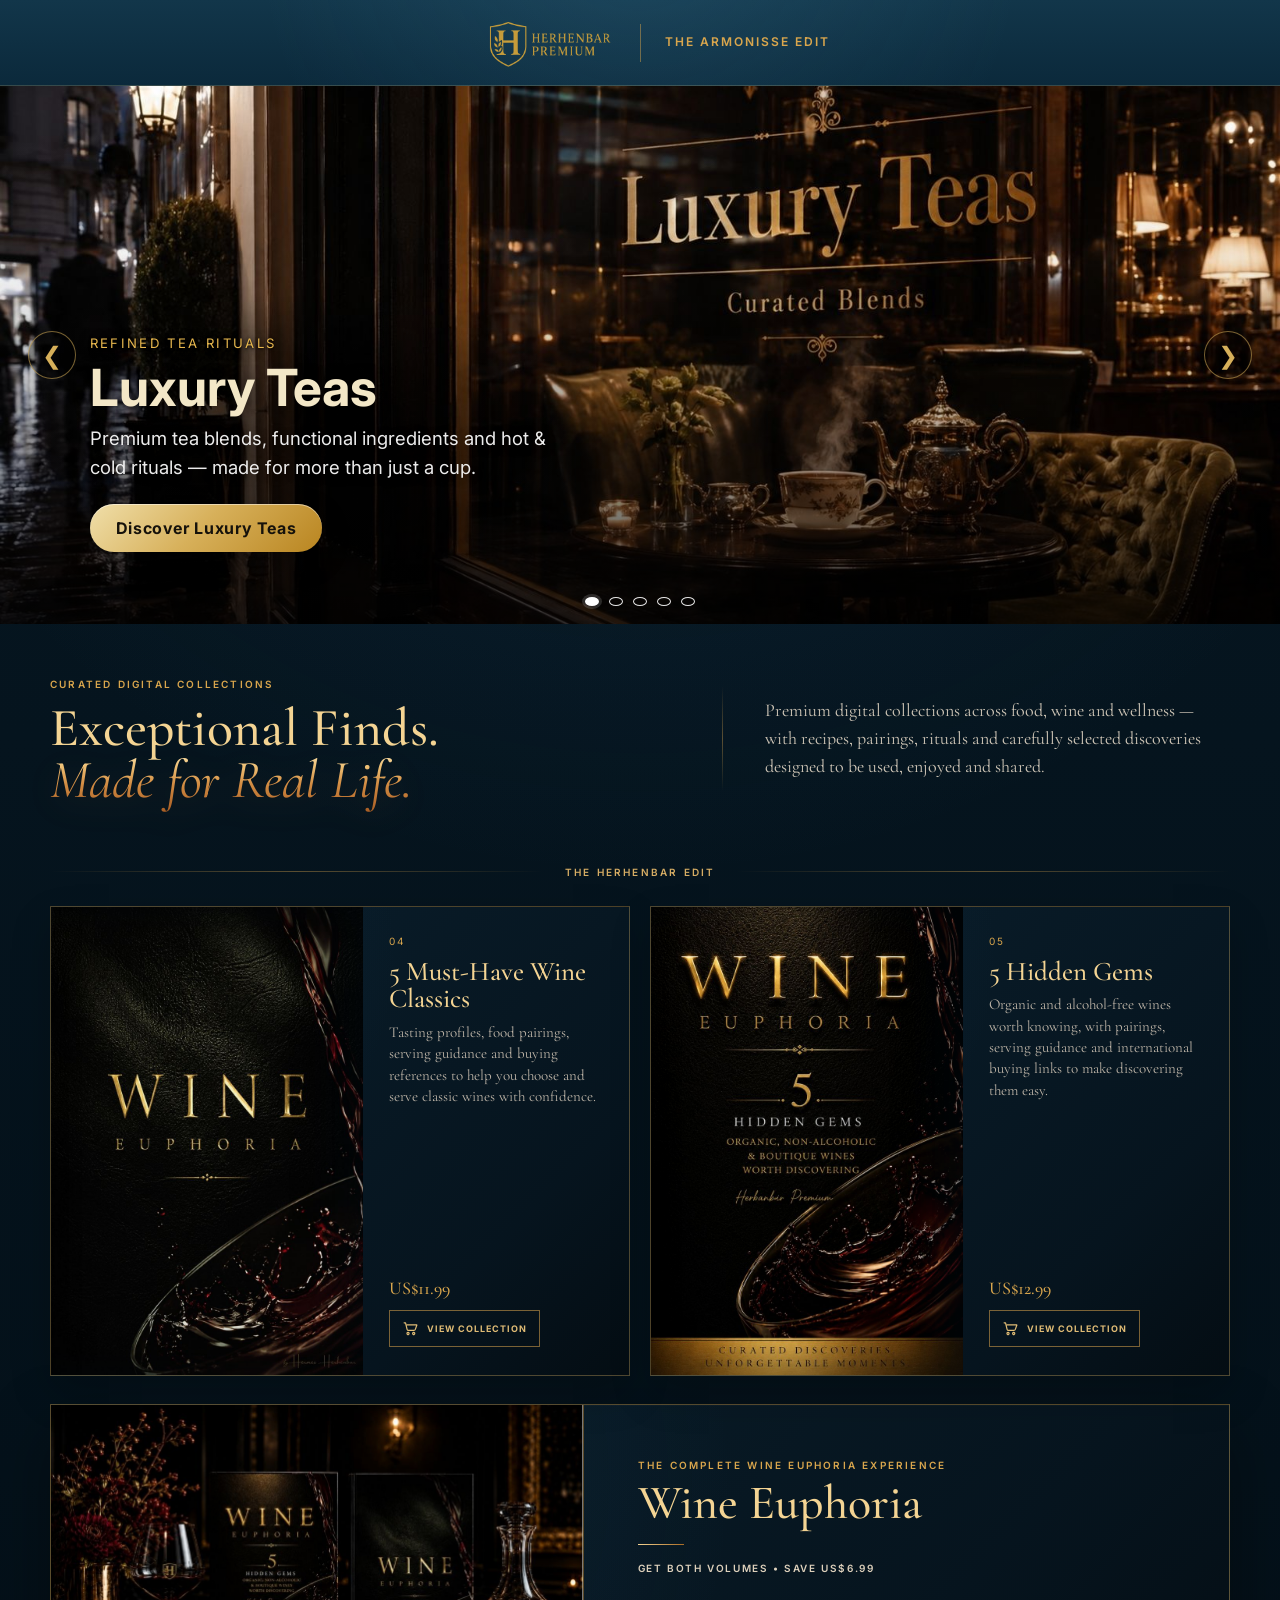
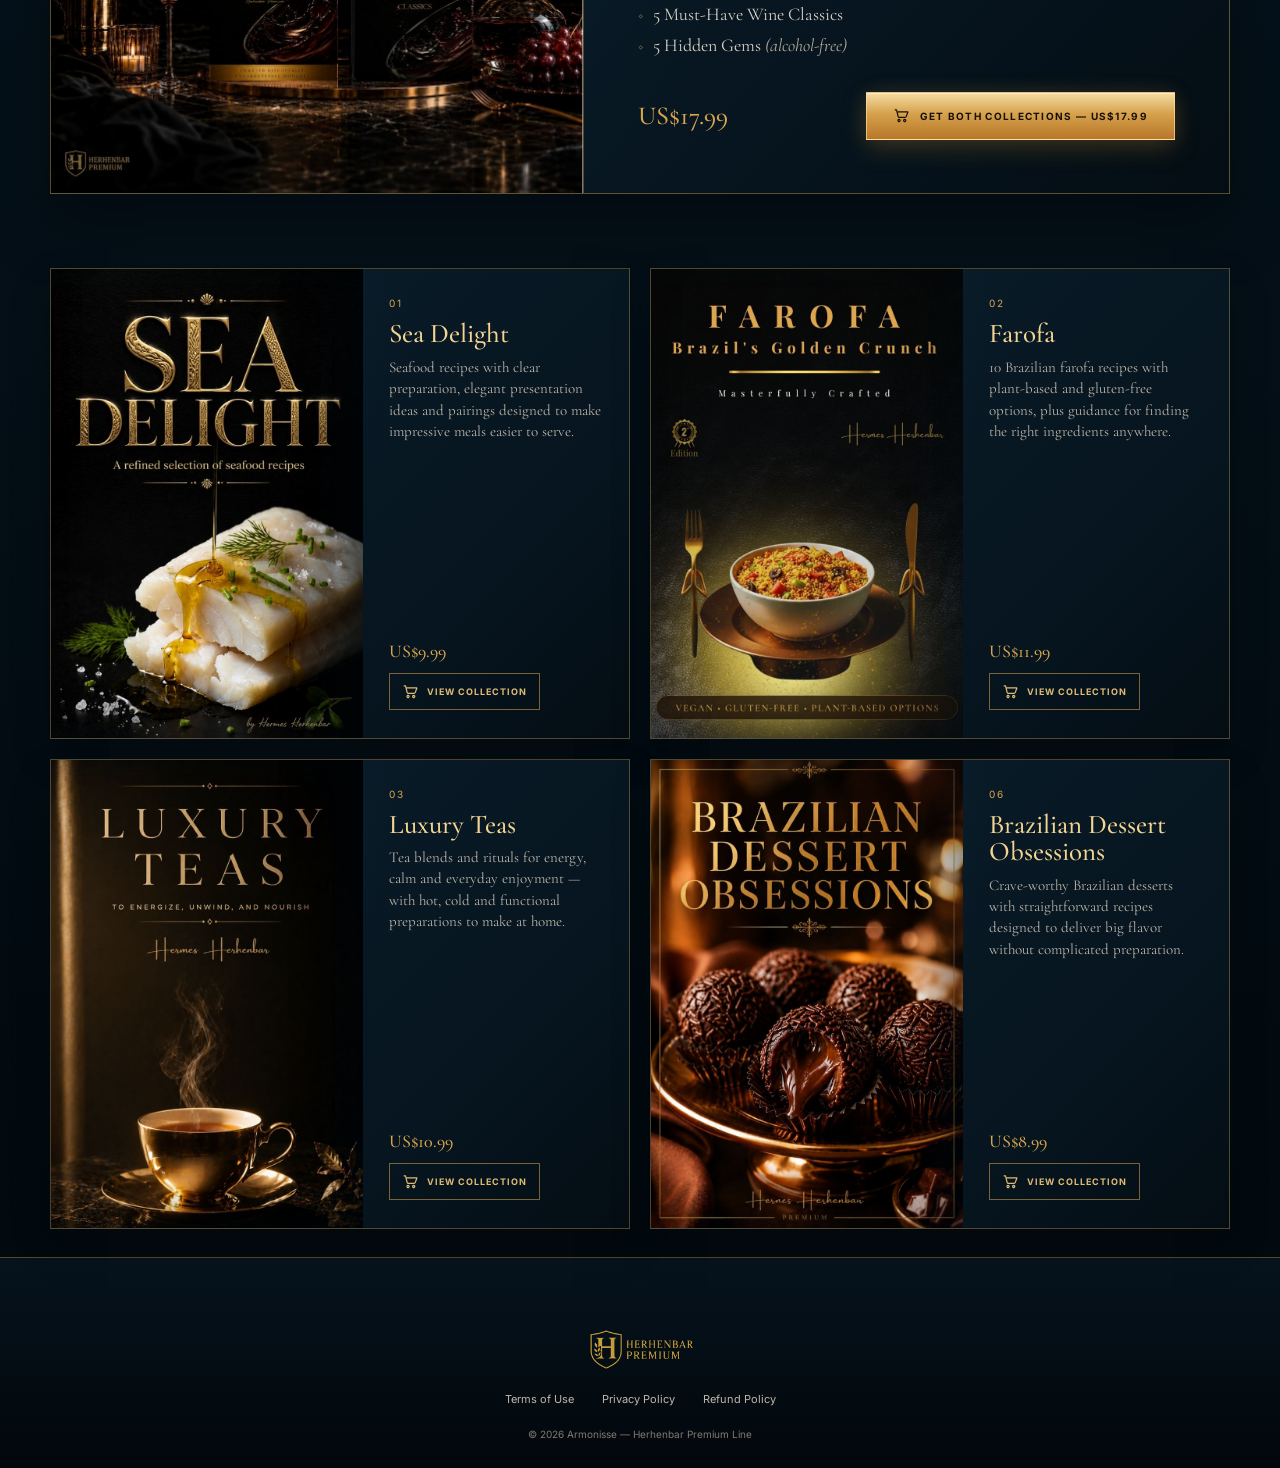
<file: Herhenbar COLLECTONS/index.html>
<!doctype html>
<html lang="en">
<head>
  <meta charset="utf-8">
  <meta name="viewport" content="width=device-width,initial-scale=1">
  <title>Herhenbar Premium — The Armonisse Edit</title>
  <link rel="preconnect" href="https://fonts.googleapis.com">
  <link rel="preconnect" href="https://fonts.gstatic.com" crossorigin>
  <link href="https://fonts.googleapis.com/css2?family=Cormorant+Garamond:ital,wght@0,400;0,500;0,600;1,400;1,500&family=Inter:wght@400;500;600&display=swap" rel="stylesheet">
  <link rel="stylesheet" href="collections.css">
</head>
<body>

<header class="masthead">
  <div class="lockup">
    <img src="assets/images/logo_herhenbar.png" alt="Herhenbar Premium">
    <span class="lockup-rule"></span>
    <span class="armonisse">THE ARMONISSE EDIT</span>
  </div>
</header>

<main>

  <!-- HERO: use the cinematic image from the approved first mockup -->
  <section class="collections-carousel">
  <div class="carousel-viewport">

    <div class="carousel-slide active">
      <img src="assets/images/carousel-teas.jpg" alt="Luxury Teas">
      <div class="slide-overlay"></div>
      <div class="slide-content">
        <span class="slide-kicker">Refined Tea Rituals</span>
        <h2>Luxury Teas</h2>
        <p>Premium tea blends, functional ingredients and hot & cold rituals — made for more than just a cup.</p>
        <a href="#teas-card" class="slide-cta">Discover Luxury Teas</a>
      </div>
    </div>

    <div class="carousel-slide">
      <img src="assets/images/carousel-farofa.jpg" alt="Farofa — Brazil’s Golden Crunch">
      <div class="slide-overlay"></div>
      <div class="slide-content">
        <span class="slide-kicker">Brazilian Signature</span>
        <h2>Farofa — Brazil’s Golden Crunch</h2>
        <p>10 Brazilian recipes — from everyday classics to modern plant-based and gluten-free options.</p>
        <a href="#farofa-card" class="slide-cta">Explore Farofa</a>
      </div>
    </div>

    <div class="carousel-slide">
      <img src="assets/images/carousel-musthave.jpg" alt="5 Must-Have Wine Classics">
      <div class="slide-overlay"></div>
      <div class="slide-content">
        <span class="slide-kicker">Confident Pairings</span>
        <h2>5 Must-Have Wine Classics</h2>
        <p>Tasting profiles, pairings, serving guidance and buying references for five essential wine classics.</p>
        <a href="#musthave-card" class="slide-cta">See The Classics</a>
      </div>
    </div>

    <div class="carousel-slide">
      <img src="assets/images/carousel-gems.jpg" alt="5 Hidden Gems">
      <div class="slide-overlay"></div>
      <div class="slide-content">
        <span class="slide-kicker">Alcohol-Free Discoveries</span>
        <h2>5 Hidden Gems</h2>
        <p>Pairings, serving guidance and international buying links for standout alcohol-free wines worth discovering.</p>
        <a href="#gems-card" class="slide-cta">Uncover Hidden Gems</a>
      </div>
    </div>

    <div class="carousel-slide">
      <img src="assets/images/carousel-sea.jpg" alt="Sea Delight">
      <div class="slide-overlay"></div>
      <div class="slide-content">
        <span class="slide-kicker">Coastal Elegance</span>
        <h2>Sea Delight</h2>
        <p>Elegant seafood recipes with presentation guidance, pairings and entertaining inspiration.</p>
        <a href="#sea-card" class="slide-cta">Enter Sea Delight</a>
      </div>
    </div>

    <button class="carousel-arrow prev" aria-label="Previous slide">&#10094;</button>
    <button class="carousel-arrow next" aria-label="Next slide">&#10095;</button>

    <div class="carousel-dots">
      <button class="carousel-dot active" aria-label="Go to slide 1"></button>
      <button class="carousel-dot" aria-label="Go to slide 2"></button>
      <button class="carousel-dot" aria-label="Go to slide 3"></button>
      <button class="carousel-dot" aria-label="Go to slide 4"></button>
      <button class="carousel-dot" aria-label="Go to slide 5"></button>
    </div>

  </div>
  </section>

  <section class="intro">
    <div class="intro-title">
      <span>CURATED DIGITAL COLLECTIONS</span>
      <h1>Exceptional Finds.<br><em>Made for Real Life.</em></h1>
    </div>
    <div class="intro-rule"></div>
    <p>
      Premium digital collections across food, wine and wellness — with recipes, pairings, rituals and carefully selected discoveries designed to be used, enjoyed and shared.
    </p>
  </section>

  <div class="section-break">
    <span>THE HERHENBAR EDIT</span>
  </div>

  <section class="grid wine-grid">

<article class="card" id="musthave-card">
      <div class="card-photo"><img src="assets/images/wine-euphoria.jpg" alt="5 Must-Have Wine Classics"></div>
      <div class="card-body">
        <span class="number">04</span>
        <h3>5 Must-Have Wine Classics</h3>
        <p>Tasting profiles, food pairings, serving guidance and buying references to help you choose and serve classic wines with confidence.</p>
        <strong>US$11.99</strong>
        <a href="https://desserts.armonisse.com.br/checkout/?price=pri_01m5jpygc9tw147ren7b2q84cq" class="card-cta">
          <svg viewBox="0 0 24 24"><path d="M3 4h2l2.2 9.1a2 2 0 0 0 2 1.5h7.7a2 2 0 0 0 1.9-1.4L21 7H7.2M10 19a1.5 1.5 0 1 0 0 .01M18 19a1.5 1.5 0 1 0 0 .01"/></svg>
          VIEW COLLECTION
        </a>
      </div>
    </article>

<article class="card" id="gems-card">
      <div class="card-photo"><img src="assets/images/gems-euphoria.jpg" alt="5 Hidden Gems"></div>
      <div class="card-body">
        <span class="number">05</span>
        <h3>5 Hidden Gems</h3>
        <p>Organic and alcohol-free wines worth knowing, with pairings, serving guidance and international buying links to make discovering them easy.</p>
        <strong>US$12.99</strong>
        <a href="https://desserts.armonisse.com.br/checkout/?price=pri_01m5jq3dkbw6ayk81bqjxwy362" class="card-cta">
          <svg viewBox="0 0 24 24"><path d="M3 4h2l2.2 9.1a2 2 0 0 0 2 1.5h7.7a2 2 0 0 0 1.9-1.4L21 7H7.2M10 19a1.5 1.5 0 1 0 0 .01M18 19a1.5 1.5 0 1 0 0 .01"/></svg>
          VIEW COLLECTION
        </a>
      </div>
    </article>


  </section>

  <section class="featured">
    <div class="featured-books">
      <img
        src="assets/images/wines-bundle.jpg"
        alt="Wine Euphoria Two-Volume Collection"
      >
    </div>

    <div class="featured-copy">
      <span class="kicker">THE COMPLETE WINE EUPHORIA EXPERIENCE</span>
      <h2>Wine Euphoria</h2>
      <div class="mini-rule"></div>
      <p class="caps">GET BOTH VOLUMES • SAVE US$6.99</p>

      <ul>
        <li>5 Must-Have Wine Classics</li>
        <li>5 Hidden Gems <em>(alcohol-free)</em></li>
      </ul>

      <div class="buy-row">
        <strong>US$17.99</strong>
        <a class="gold-cta" href="https://desserts.armonisse.com.br/checkout/?price=pri_01m5jqe6ervtsmbv2nsd5rvj3m">
          <svg viewBox="0 0 24 24" aria-hidden="true"><path d="M3 4h2l2.2 9.1a2 2 0 0 0 2 1.5h7.7a2 2 0 0 0 1.9-1.4L21 7H7.2M10 19a1.5 1.5 0 1 0 0 .01M18 19a1.5 1.5 0 1 0 0 .01"/></svg>
          GET BOTH COLLECTIONS — US$17.99
        </a>
      </div>
    </div>
  </section>

  <section class="grid">

<article class="card" id="sea-card">
      <div class="card-photo"><img src="assets/images/sea-delight.jpg" alt="Sea Delight"></div>
      <div class="card-body">
        <span class="number">01</span>
        <h3>Sea Delight</h3>
        <p>Seafood recipes with clear preparation, elegant presentation ideas and pairings designed to make impressive meals easier to serve.</p>
        <strong>US$9.99</strong>
        <a href="https://desserts.armonisse.com.br/checkout/?price=pri_01m5jqae7cn8m1peybexg0sj71" class="card-cta">
          <svg viewBox="0 0 24 24"><path d="M3 4h2l2.2 9.1a2 2 0 0 0 2 1.5h7.7a2 2 0 0 0 1.9-1.4L21 7H7.2M10 19a1.5 1.5 0 1 0 0 .01M18 19a1.5 1.5 0 1 0 0 .01"/></svg>
          VIEW COLLECTION 
        </a>
      </div>
    </article>

<article class="card" id="farofa-card">
      <div class="card-photo"><img src="assets/images/golden-crunch.jpg" alt="Farofa — Brazil's Golden Crunch"></div>
      <div class="card-body">
        <span class="number">02</span>
        <h3>Farofa</h3>
        <p>10 Brazilian farofa recipes with plant-based and gluten-free options, plus guidance for finding the right ingredients anywhere.</p>
        <strong>US$11.99</strong>
        <a href="https://desserts.armonisse.com.br/checkout/?price=pri_01m5jq6w2wk4b9evvwfvq25xce" class="card-cta">
          <svg viewBox="0 0 24 24"><path d="M3 4h2l2.2 9.1a2 2 0 0 0 2 1.5h7.7a2 2 0 0 0 1.9-1.4L21 7H7.2M10 19a1.5 1.5 0 1 0 0 .01M18 19a1.5 1.5 0 1 0 0 .01"/></svg>
          VIEW COLLECTION
        </a>
      </div>
    </article>

<article class="card" id="teas-card">
      <div class="card-photo"><img src="assets/images/luxury-teas.jpg" alt="Luxury Teas"></div>
      <div class="card-body">
        <span class="number">03</span>
        <h3>Luxury Teas</h3>
        <p>Tea blends and rituals for energy, calm and everyday enjoyment — with hot, cold and functional preparations to make at home.</p>
        <strong>US$10.99</strong>
        <a href="https://desserts.armonisse.com.br/checkout/?price=pri_01m5j7sekem0dk23m79z8ycbm1" class="card-cta">
          <svg viewBox="0 0 24 24"><path d="M3 4h2l2.2 9.1a2 2 0 0 0 2 1.5h7.7a2 2 0 0 0 1.9-1.4L21 7H7.2M10 19a1.5 1.5 0 1 0 0 .01M18 19a1.5 1.5 0 1 0 0 .01"/></svg>
          VIEW COLLECTION
        </a>
      </div>
    </article>

    <article class="card">
      <div class="card-photo"><img src="assets/images/brazilian-dessert-obsessions.jpg" alt="Brazilian Dessert Obsessions"></div>
      <div class="card-body">
        <span class="number">06</span>
        <h3>Brazilian Dessert Obsessions</h3>
        <p>Crave-worthy Brazilian desserts with straightforward recipes designed to deliver big flavor without complicated preparation.</p>
        <strong>US$8.99</strong>
        <a href="https://desserts.armonisse.com.br/checkout/?price=pri_01m5gj1jbm7rhsf75r52tkp16w" class="card-cta">
          <svg viewBox="0 0 24 24"><path d="M3 4h2l2.2 9.1a2 2 0 0 0 2 1.5h7.7a2 2 0 0 0 1.9-1.4L21 7H7.2M10 19a1.5 1.5 0 1 0 0 .01M18 19a1.5 1.5 0 1 0 0 .01"/></svg>
          VIEW COLLECTION
        </a>
      </div>
    </article>

  </section>

</main>

<footer>
  <img src="assets/images/logo_herhenbar.png" alt="Herhenbar Premium">
  <nav>
    <a href="terms-of-use.html">Terms of Use</a>
    <a href="privacy-policy.html">Privacy Policy</a>
    <a href="refund-policy.html">Refund Policy</a>
  </nav>
  <small>© 2026 Armonisse — Herhenbar Premium Line</small>
</footer>

<script>
document.addEventListener('DOMContentLoaded', function () {
  const carousel = document.querySelector('.collections-carousel');
  if (!carousel) return;

  const slides = carousel.querySelectorAll('.carousel-slide');
  const dots = carousel.querySelectorAll('.carousel-dot');
  const prevBtn = carousel.querySelector('.carousel-arrow.prev');
  const nextBtn = carousel.querySelector('.carousel-arrow.next');

  let current = 0;
  let autoPlay;

  function showSlide(index) {
    slides[current].classList.remove('active');
    dots[current].classList.remove('active');

    current = (index + slides.length) % slides.length;

    slides[current].classList.add('active');
    dots[current].classList.add('active');
  }

  function nextSlide() {
    showSlide(current + 1);
  }

  function prevSlide() {
    showSlide(current - 1);
  }

  function startAutoPlay() {
    clearInterval(autoPlay);
    autoPlay = setInterval(nextSlide, 7500);
  }

  function resetAutoPlay() {
    startAutoPlay();
  }

  if (nextBtn) {
    nextBtn.addEventListener('click', function () {
      nextSlide();
      resetAutoPlay();
    });
  }

  if (prevBtn) {
    prevBtn.addEventListener('click', function () {
      prevSlide();
      resetAutoPlay();
    });
  }

  dots.forEach((dot, index) => {
    dot.addEventListener('click', function () {
      showSlide(index);
      resetAutoPlay();
    });
  });

  carousel.addEventListener('mouseenter', function () {
    clearInterval(autoPlay);
  });

  carousel.addEventListener('mouseleave', function () {
    startAutoPlay();
  });

  let touchStartX = 0;
  let touchEndX = 0;

  carousel.addEventListener('touchstart', function (e) {
    touchStartX = e.changedTouches[0].screenX;
    clearInterval(autoPlay);
  }, { passive: true });

  carousel.addEventListener('touchend', function (e) {
    touchEndX = e.changedTouches[0].screenX;

    const distance = touchStartX - touchEndX;

    if (Math.abs(distance) > 50) {
      if (distance > 0) {
        nextSlide();
      } else {
        prevSlide();
      }
    }

    startAutoPlay();
  }, { passive: true });

  startAutoPlay();
});
</script>
</body>
</html>
</file>
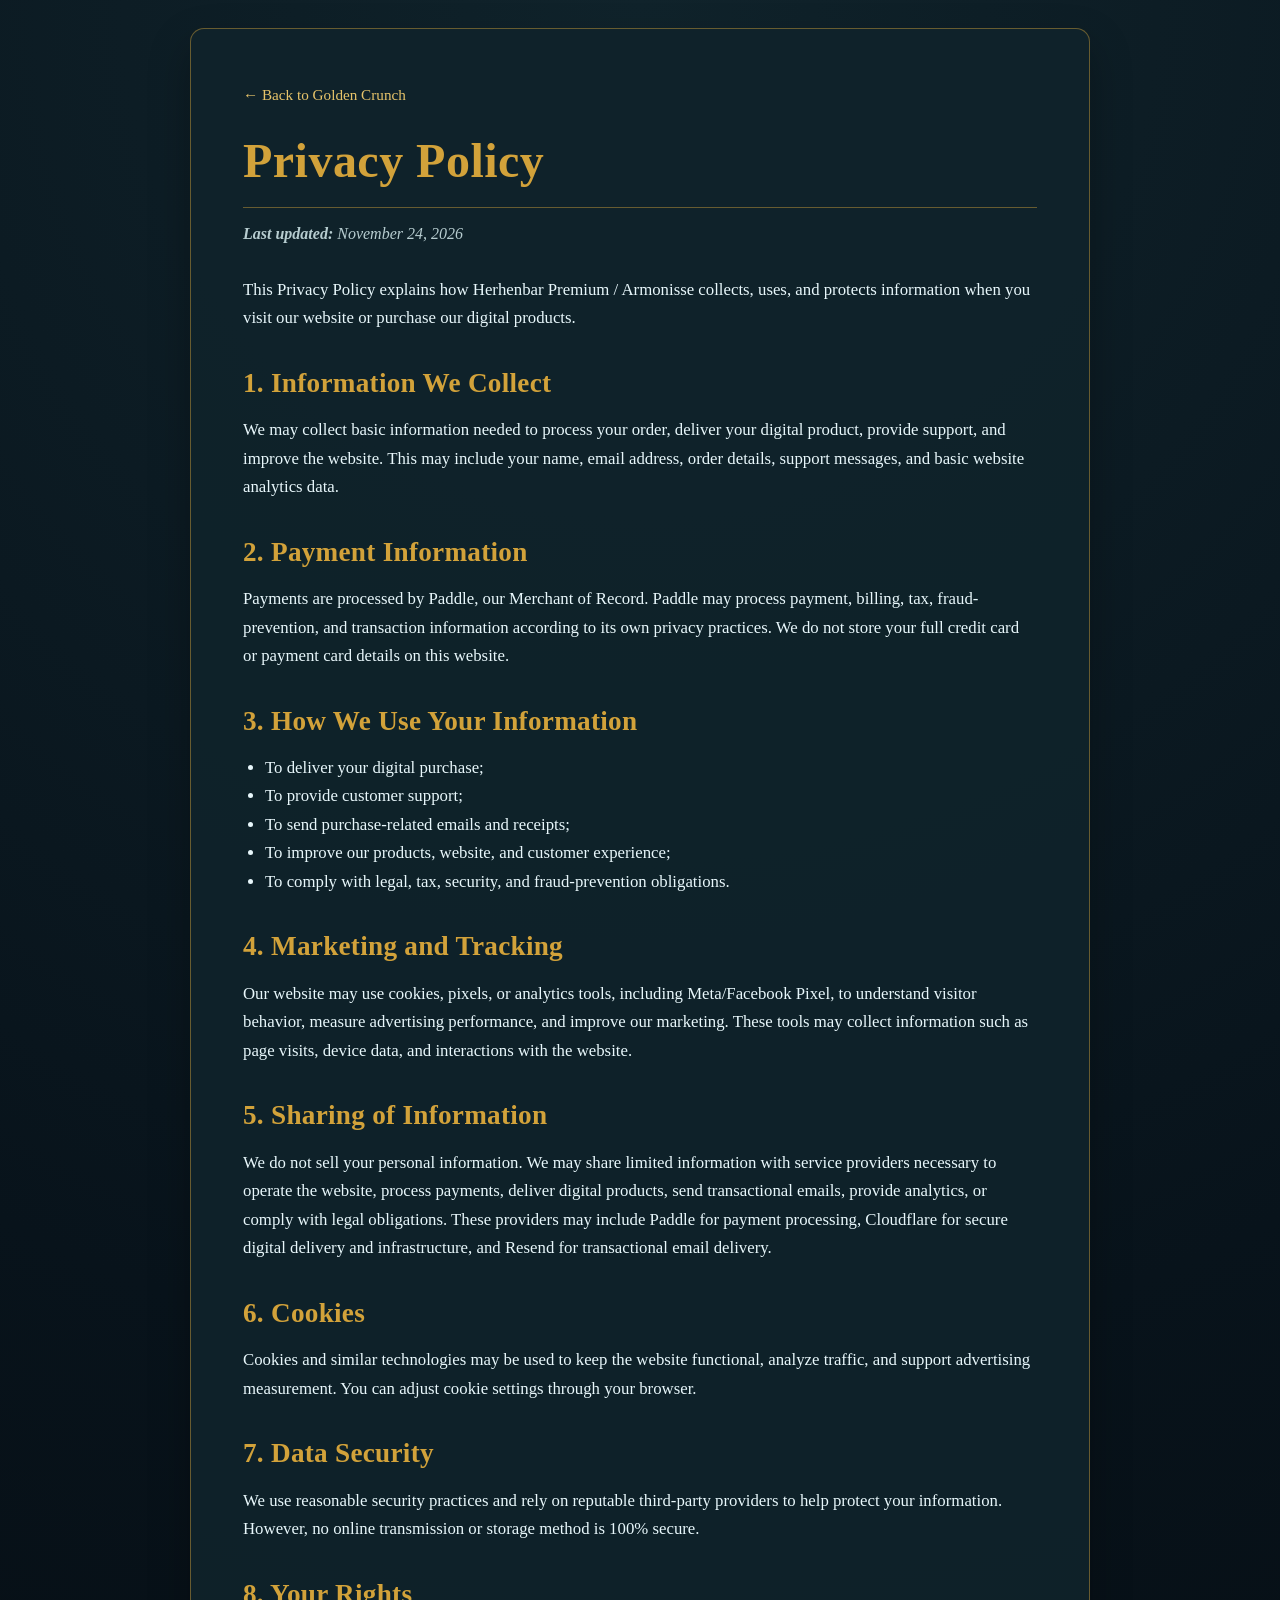
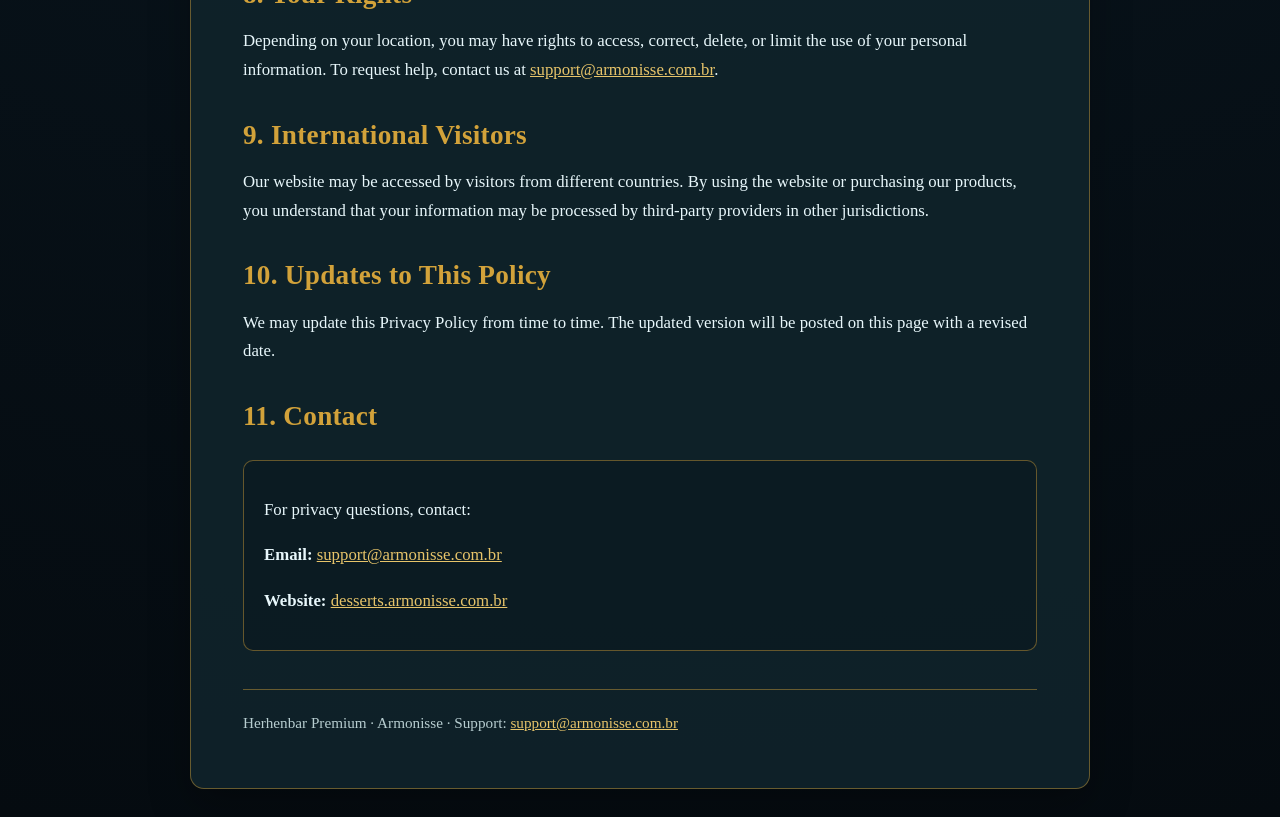
<file: Herhenbar COLLECTONS/privacy-policy.html>
<!DOCTYPE html>
<html lang="en">
<head>
    <meta charset="UTF-8">
    <meta name="viewport" content="width=device-width, initial-scale=1.0">
    <title>Privacy Policy | Herhenbar Premium</title>
    <style>
    :root {
        --bg: #08131b;
        --panel: #10232b;
        --gold: #d2a23a;
        --gold-soft: #e7c46a;
        --text: #e8f7fb;
        --muted: #b7cdd0;
        --line: rgba(210, 162, 58, 0.45);
    }
    * { box-sizing: border-box; }
    body {
        margin: 0;
        font-family: Georgia, 'Times New Roman', serif;
        line-height: 1.7;
        color: var(--text);
        background: radial-gradient(circle at top, #10232b 0%, #08131b 55%, #050b10 100%);
        padding: 28px 18px;
    }
    .legal-container {
        max-width: 900px;
        margin: 0 auto;
        background: rgba(16, 35, 43, 0.92);
        border: 1px solid var(--line);
        border-radius: 14px;
        padding: clamp(26px, 5vw, 52px);
        box-shadow: 0 18px 42px rgba(0,0,0,0.28);
    }
    .back-link { display: inline-block; color: var(--gold-soft); text-decoration: none; margin-bottom: 24px; font-size: 0.95rem; }
    .back-link:hover { text-decoration: underline; }
    h1, h2 { color: var(--gold); line-height: 1.2; letter-spacing: 0.01em; }
    h1 { font-size: clamp(2rem, 5vw, 3rem); margin: 0 0 12px; padding-bottom: 18px; border-bottom: 1px solid var(--line); }
    h2 { font-size: clamp(1.25rem, 3vw, 1.7rem); margin-top: 34px; margin-bottom: 10px; }
    p, li { font-size: 1.05rem; }
    ul { padding-left: 22px; }
    .last-updated { color: var(--muted); margin: 12px 0 28px; font-style: italic; }
    .contact-info { margin-top: 28px; padding: 18px 20px; border: 1px solid var(--line); border-radius: 10px; background: rgba(8, 19, 27, 0.42); }
    a { color: var(--gold-soft); }
    .footer-note { margin-top: 38px; padding-top: 20px; border-top: 1px solid var(--line); color: var(--muted); font-size: 0.95rem; }
</style>
</head>
<body>
    <main class="legal-container">
        <a href="index.html" class="back-link">← Back to Golden Crunch</a>
        <h1>Privacy Policy</h1>
        <div class="last-updated"><strong>Last updated:</strong> November 24, 2026</div>
        
<p>This Privacy Policy explains how Herhenbar Premium / Armonisse collects, uses, and protects information when you visit our website or purchase our digital products.</p>
<h2>1. Information We Collect</h2>
<p>We may collect basic information needed to process your order, deliver your digital product, provide support, and improve the website. This may include your name, email address, order details, support messages, and basic website analytics data.</p>
<h2>2. Payment Information</h2>
<p>Payments are processed by Paddle, our Merchant of Record. Paddle may process payment, billing, tax, fraud-prevention, and transaction information according to its own privacy practices. We do not store your full credit card or payment card details on this website.</p>
<h2>3. How We Use Your Information</h2>
<ul><li>To deliver your digital purchase;</li><li>To provide customer support;</li><li>To send purchase-related emails and receipts;</li><li>To improve our products, website, and customer experience;</li><li>To comply with legal, tax, security, and fraud-prevention obligations.</li></ul>
<h2>4. Marketing and Tracking</h2>
<p>Our website may use cookies, pixels, or analytics tools, including Meta/Facebook Pixel, to understand visitor behavior, measure advertising performance, and improve our marketing. These tools may collect information such as page visits, device data, and interactions with the website.</p>
<h2>5. Sharing of Information</h2>
<p>We do not sell your personal information. We may share limited information with service providers necessary to operate the website, process payments, deliver digital products, send transactional emails, provide analytics, or comply with legal obligations. These providers may include Paddle for payment processing, Cloudflare for secure digital delivery and infrastructure, and Resend for transactional email delivery.</p>
<h2>6. Cookies</h2>
<p>Cookies and similar technologies may be used to keep the website functional, analyze traffic, and support advertising measurement. You can adjust cookie settings through your browser.</p>
<h2>7. Data Security</h2>
<p>We use reasonable security practices and rely on reputable third-party providers to help protect your information. However, no online transmission or storage method is 100% secure.</p>
<h2>8. Your Rights</h2>
<p>Depending on your location, you may have rights to access, correct, delete, or limit the use of your personal information. To request help, contact us at <a href="mailto:support@armonisse.com.br">support@armonisse.com.br</a>.</p>
<h2>9. International Visitors</h2>
<p>Our website may be accessed by visitors from different countries. By using the website or purchasing our products, you understand that your information may be processed by third-party providers in other jurisdictions.</p>
<h2>10. Updates to This Policy</h2>
<p>We may update this Privacy Policy from time to time. The updated version will be posted on this page with a revised date.</p>
<h2>11. Contact</h2>
<div class="contact-info"><p>For privacy questions, contact:</p><p><strong>Email:</strong> <a href="mailto:support@armonisse.com.br">support@armonisse.com.br</a></p><p><strong>Website:</strong> <a href="https://desserts.armonisse.com.br/">desserts.armonisse.com.br</a></p></div>

        <div class="footer-note">
            Herhenbar Premium · Armonisse · Support: <a href="mailto:support@armonisse.com.br">support@armonisse.com.br</a>
        </div>
    </main>
</body>
</html>
</file>
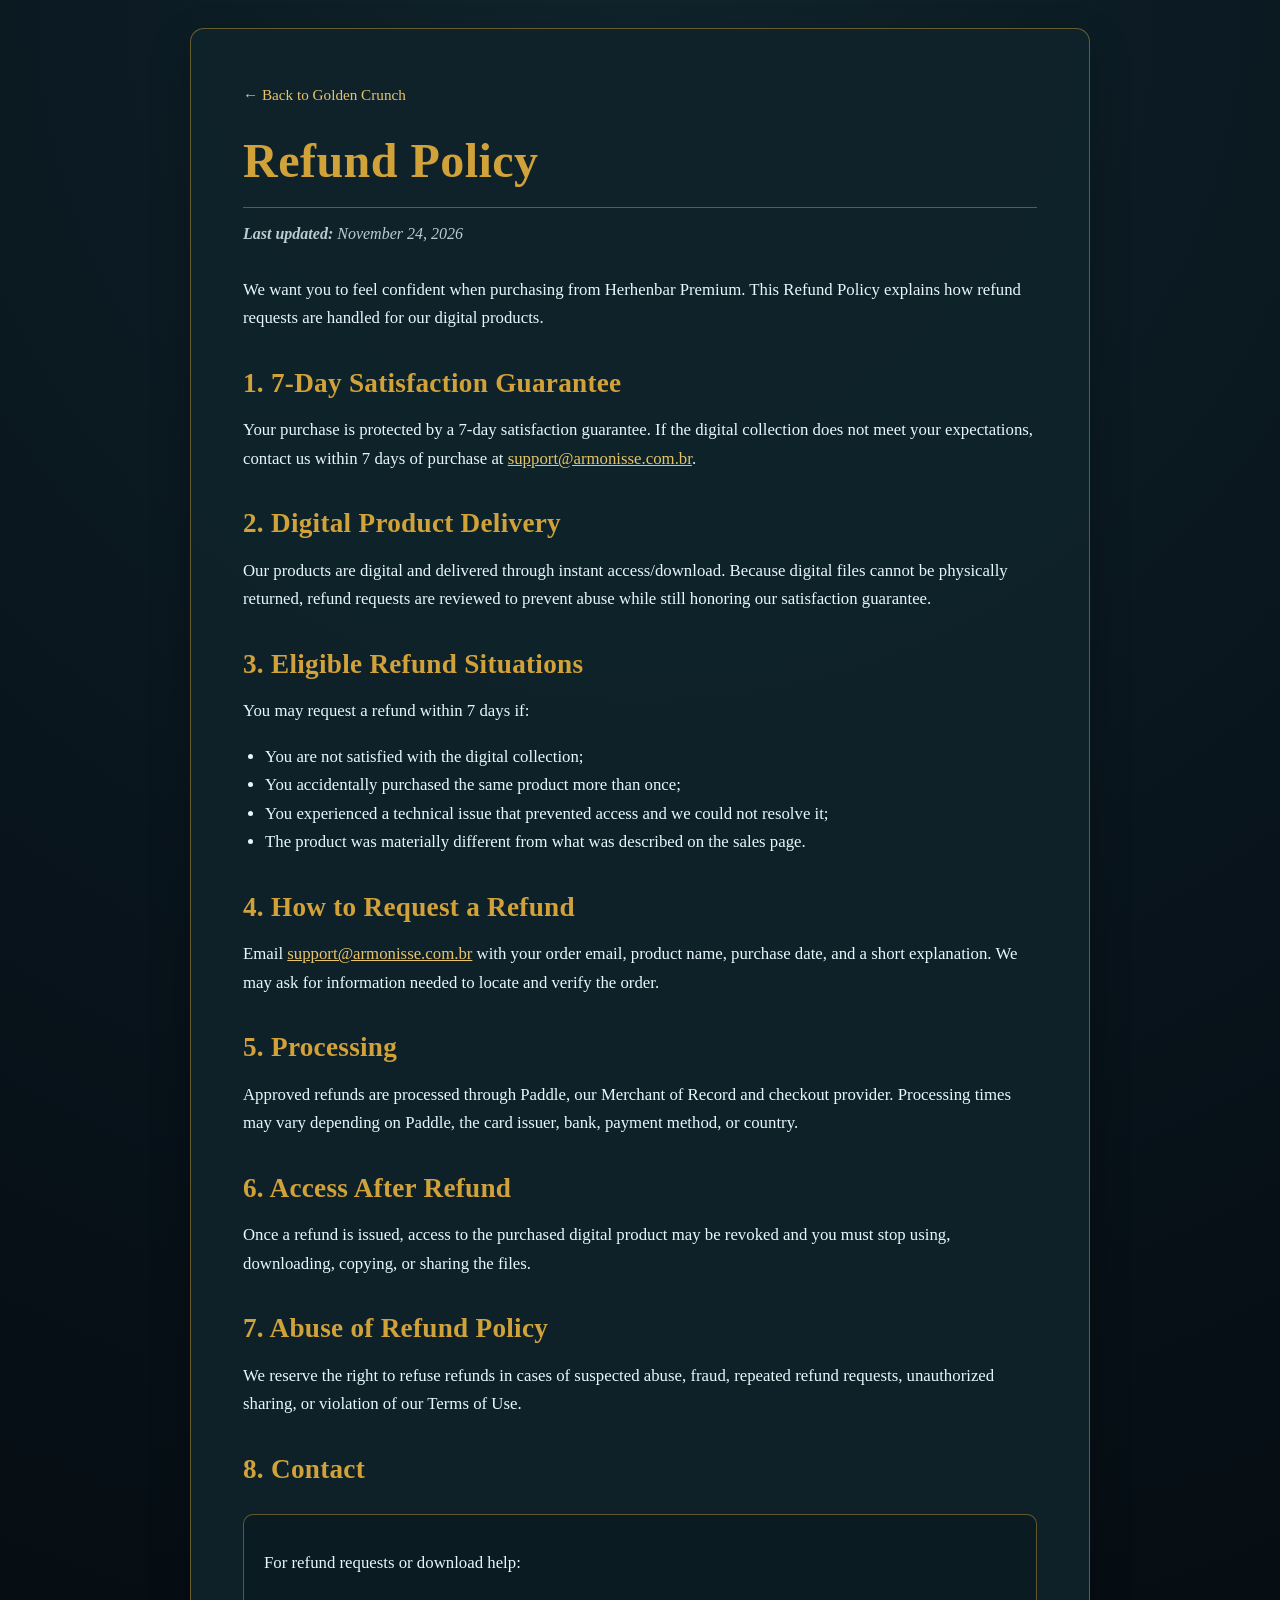
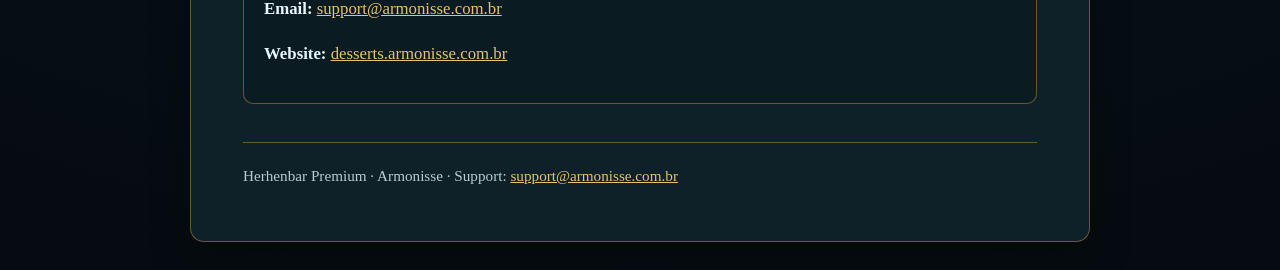
<file: Herhenbar COLLECTONS/refund-policy.html>
<!DOCTYPE html>
<html lang="en">
<head>
    <meta charset="UTF-8">
    <meta name="viewport" content="width=device-width, initial-scale=1.0">
    <title>Refund Policy | Herhenbar Premium</title>
    <style>
    :root {
        --bg: #08131b;
        --panel: #10232b;
        --gold: #d2a23a;
        --gold-soft: #e7c46a;
        --text: #e8f7fb;
        --muted: #b7cdd0;
        --line: rgba(210, 162, 58, 0.45);
    }
    * { box-sizing: border-box; }
    body {
        margin: 0;
        font-family: Georgia, 'Times New Roman', serif;
        line-height: 1.7;
        color: var(--text);
        background: radial-gradient(circle at top, #10232b 0%, #08131b 55%, #050b10 100%);
        padding: 28px 18px;
    }
    .legal-container {
        max-width: 900px;
        margin: 0 auto;
        background: rgba(16, 35, 43, 0.92);
        border: 1px solid var(--line);
        border-radius: 14px;
        padding: clamp(26px, 5vw, 52px);
        box-shadow: 0 18px 42px rgba(0,0,0,0.28);
    }
    .back-link { display: inline-block; color: var(--gold-soft); text-decoration: none; margin-bottom: 24px; font-size: 0.95rem; }
    .back-link:hover { text-decoration: underline; }
    h1, h2 { color: var(--gold); line-height: 1.2; letter-spacing: 0.01em; }
    h1 { font-size: clamp(2rem, 5vw, 3rem); margin: 0 0 12px; padding-bottom: 18px; border-bottom: 1px solid var(--line); }
    h2 { font-size: clamp(1.25rem, 3vw, 1.7rem); margin-top: 34px; margin-bottom: 10px; }
    p, li { font-size: 1.05rem; }
    ul { padding-left: 22px; }
    .last-updated { color: var(--muted); margin: 12px 0 28px; font-style: italic; }
    .contact-info { margin-top: 28px; padding: 18px 20px; border: 1px solid var(--line); border-radius: 10px; background: rgba(8, 19, 27, 0.42); }
    a { color: var(--gold-soft); }
    .footer-note { margin-top: 38px; padding-top: 20px; border-top: 1px solid var(--line); color: var(--muted); font-size: 0.95rem; }
</style>
</head>
<body>
    <main class="legal-container">
        <a href="index.html" class="back-link">← Back to Golden Crunch</a>
        <h1>Refund Policy</h1>
        <div class="last-updated"><strong>Last updated:</strong> November 24, 2026</div>
        
<p>We want you to feel confident when purchasing from Herhenbar Premium. This Refund Policy explains how refund requests are handled for our digital products.</p>
<h2>1. 7-Day Satisfaction Guarantee</h2>
<p>Your purchase is protected by a 7-day satisfaction guarantee. If the digital collection does not meet your expectations, contact us within 7 days of purchase at <a href="mailto:support@armonisse.com.br">support@armonisse.com.br</a>.</p>
<h2>2. Digital Product Delivery</h2>
<p>Our products are digital and delivered through instant access/download. Because digital files cannot be physically returned, refund requests are reviewed to prevent abuse while still honoring our satisfaction guarantee.</p>
<h2>3. Eligible Refund Situations</h2>
<p>You may request a refund within 7 days if:</p>
<ul><li>You are not satisfied with the digital collection;</li><li>You accidentally purchased the same product more than once;</li><li>You experienced a technical issue that prevented access and we could not resolve it;</li><li>The product was materially different from what was described on the sales page.</li></ul>
<h2>4. How to Request a Refund</h2>
<p>Email <a href="mailto:support@armonisse.com.br">support@armonisse.com.br</a> with your order email, product name, purchase date, and a short explanation. We may ask for information needed to locate and verify the order.</p>
<h2>5. Processing</h2>
<p>Approved refunds are processed through Paddle, our Merchant of Record and checkout provider. Processing times may vary depending on Paddle, the card issuer, bank, payment method, or country.</p>
<h2>6. Access After Refund</h2>
<p>Once a refund is issued, access to the purchased digital product may be revoked and you must stop using, downloading, copying, or sharing the files.</p>
<h2>7. Abuse of Refund Policy</h2>
<p>We reserve the right to refuse refunds in cases of suspected abuse, fraud, repeated refund requests, unauthorized sharing, or violation of our Terms of Use.</p>
<h2>8. Contact</h2>
<div class="contact-info"><p>For refund requests or download help:</p><p><strong>Email:</strong> <a href="mailto:support@armonisse.com.br">support@armonisse.com.br</a></p><p><strong>Website:</strong> <a href="https://desserts.armonisse.com.br/">desserts.armonisse.com.br</a></p></div>

        <div class="footer-note">
            Herhenbar Premium · Armonisse · Support: <a href="mailto:support@armonisse.com.br">support@armonisse.com.br</a>
        </div>
    </main>
</body>
</html>
</file>
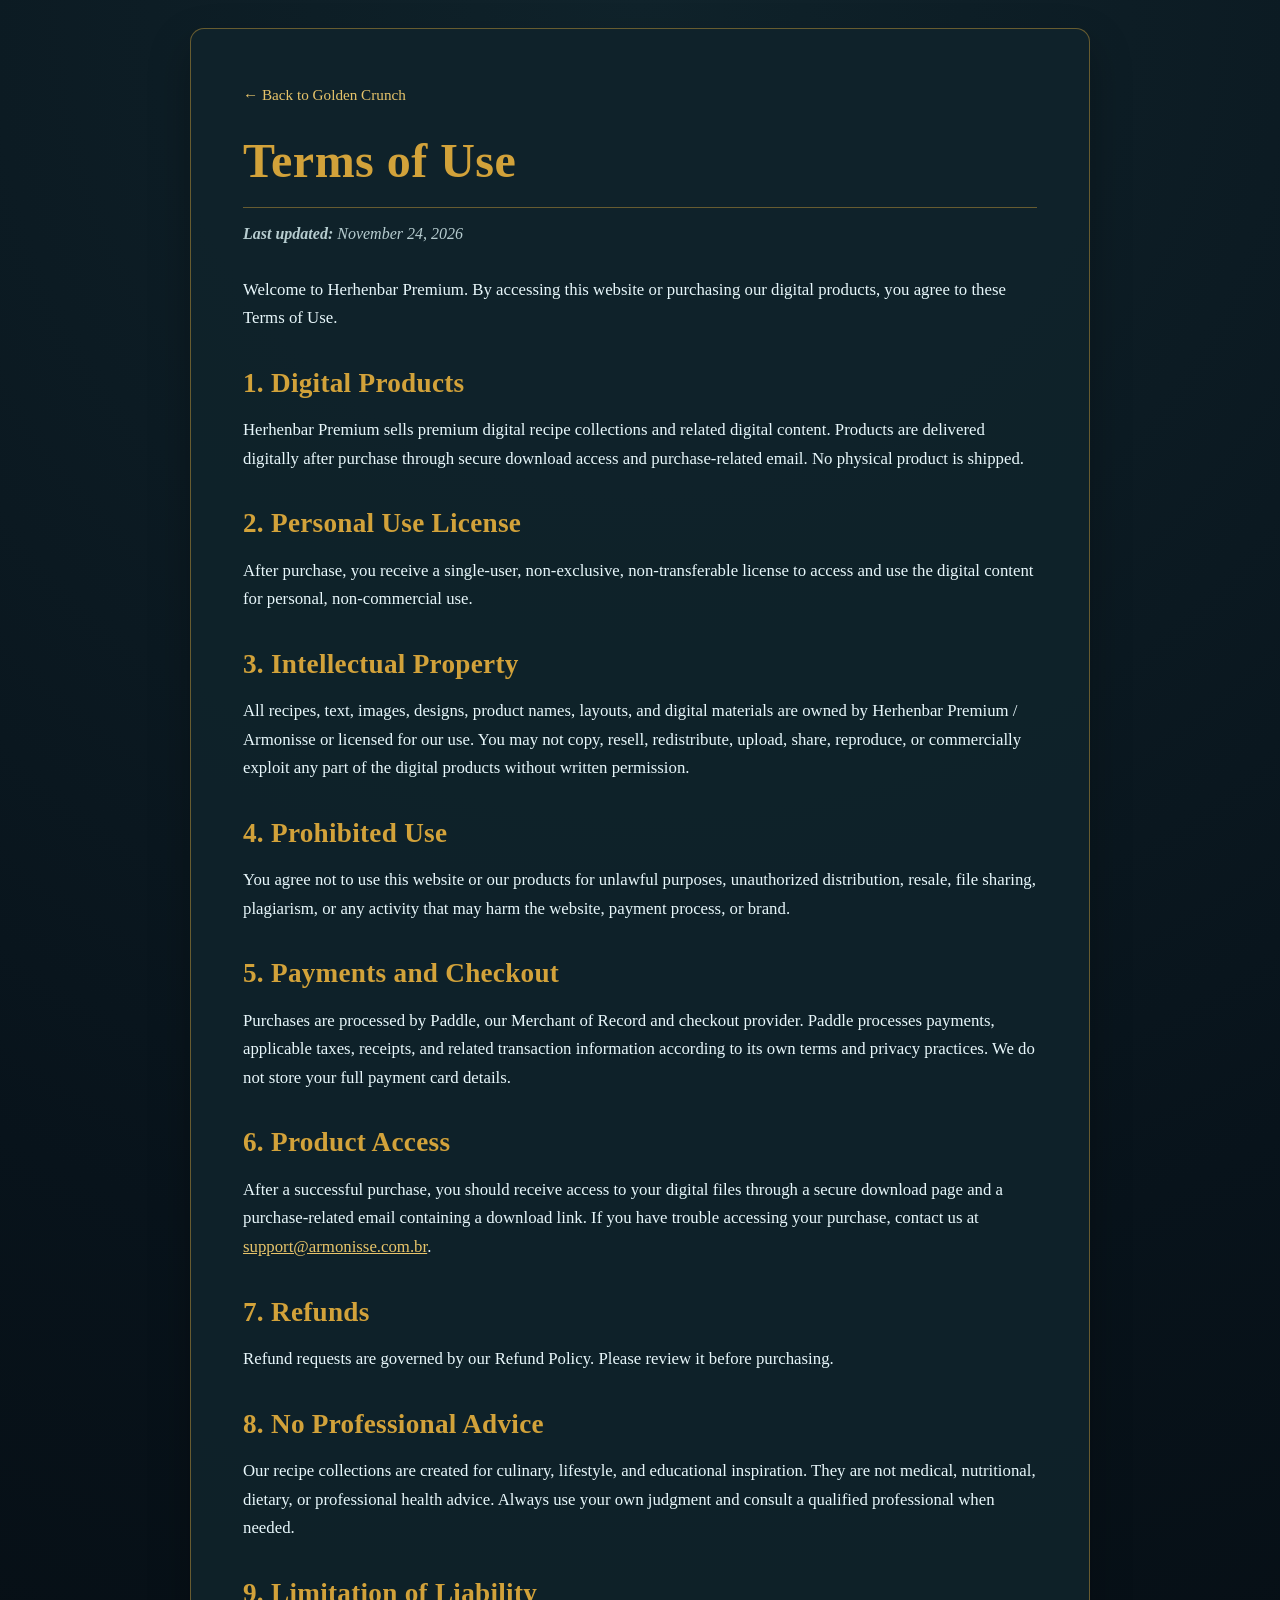
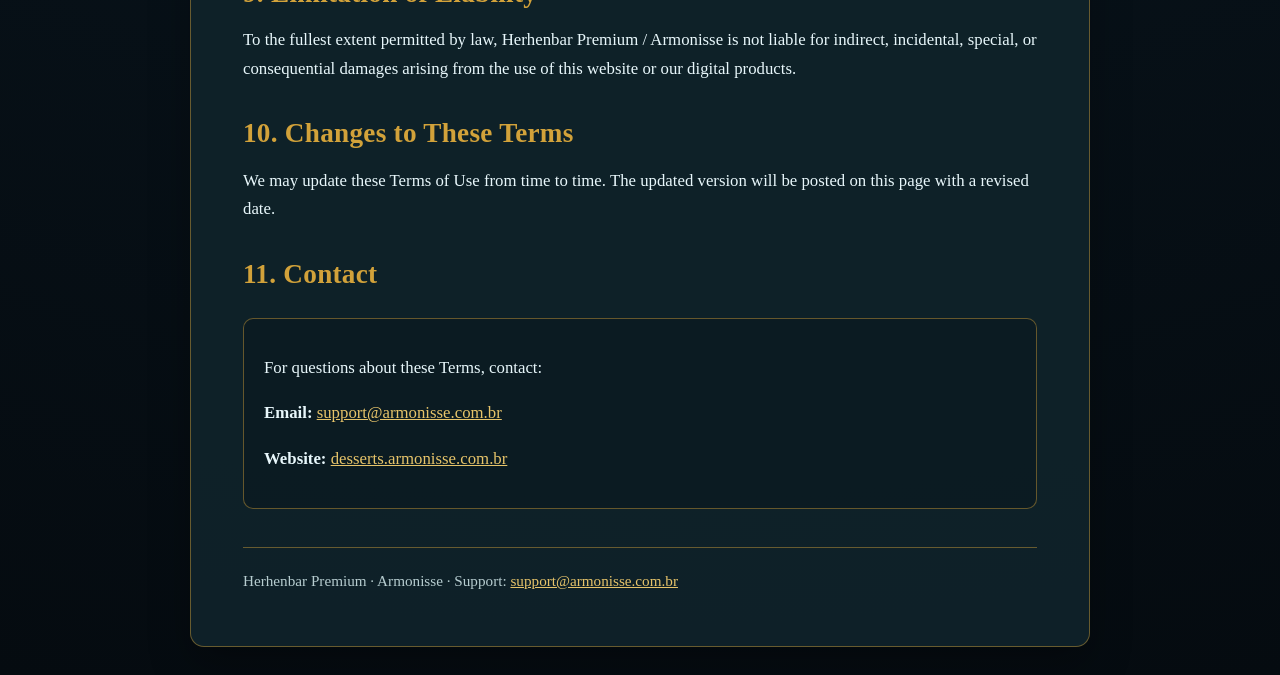
<file: Herhenbar COLLECTONS/terms-of-use.html>
<!DOCTYPE html>
<html lang="en">
<head>
    <meta charset="UTF-8">
    <meta name="viewport" content="width=device-width, initial-scale=1.0">
    <title>Terms of Use | Herhenbar Premium</title>
    <style>
    :root {
        --bg: #08131b;
        --panel: #10232b;
        --gold: #d2a23a;
        --gold-soft: #e7c46a;
        --text: #e8f7fb;
        --muted: #b7cdd0;
        --line: rgba(210, 162, 58, 0.45);
    }
    * { box-sizing: border-box; }
    body {
        margin: 0;
        font-family: Georgia, 'Times New Roman', serif;
        line-height: 1.7;
        color: var(--text);
        background: radial-gradient(circle at top, #10232b 0%, #08131b 55%, #050b10 100%);
        padding: 28px 18px;
    }
    .legal-container {
        max-width: 900px;
        margin: 0 auto;
        background: rgba(16, 35, 43, 0.92);
        border: 1px solid var(--line);
        border-radius: 14px;
        padding: clamp(26px, 5vw, 52px);
        box-shadow: 0 18px 42px rgba(0,0,0,0.28);
    }
    .back-link { display: inline-block; color: var(--gold-soft); text-decoration: none; margin-bottom: 24px; font-size: 0.95rem; }
    .back-link:hover { text-decoration: underline; }
    h1, h2 { color: var(--gold); line-height: 1.2; letter-spacing: 0.01em; }
    h1 { font-size: clamp(2rem, 5vw, 3rem); margin: 0 0 12px; padding-bottom: 18px; border-bottom: 1px solid var(--line); }
    h2 { font-size: clamp(1.25rem, 3vw, 1.7rem); margin-top: 34px; margin-bottom: 10px; }
    p, li { font-size: 1.05rem; }
    ul { padding-left: 22px; }
    .last-updated { color: var(--muted); margin: 12px 0 28px; font-style: italic; }
    .contact-info { margin-top: 28px; padding: 18px 20px; border: 1px solid var(--line); border-radius: 10px; background: rgba(8, 19, 27, 0.42); }
    a { color: var(--gold-soft); }
    .footer-note { margin-top: 38px; padding-top: 20px; border-top: 1px solid var(--line); color: var(--muted); font-size: 0.95rem; }
</style>
</head>
<body>
    <main class="legal-container">
        <a href="index.html" class="back-link">← Back to Golden Crunch</a>
        <h1>Terms of Use</h1>
        <div class="last-updated"><strong>Last updated:</strong> November 24, 2026</div>
        
<p>Welcome to Herhenbar Premium. By accessing this website or purchasing our digital products, you agree to these Terms of Use.</p>
<h2>1. Digital Products</h2>
<p>Herhenbar Premium sells premium digital recipe collections and related digital content. Products are delivered digitally after purchase through secure download access and purchase-related email. No physical product is shipped.</p>
<h2>2. Personal Use License</h2>
<p>After purchase, you receive a single-user, non-exclusive, non-transferable license to access and use the digital content for personal, non-commercial use.</p>
<h2>3. Intellectual Property</h2>
<p>All recipes, text, images, designs, product names, layouts, and digital materials are owned by Herhenbar Premium / Armonisse or licensed for our use. You may not copy, resell, redistribute, upload, share, reproduce, or commercially exploit any part of the digital products without written permission.</p>
<h2>4. Prohibited Use</h2>
<p>You agree not to use this website or our products for unlawful purposes, unauthorized distribution, resale, file sharing, plagiarism, or any activity that may harm the website, payment process, or brand.</p>
<h2>5. Payments and Checkout</h2>
<p>Purchases are processed by Paddle, our Merchant of Record and checkout provider. Paddle processes payments, applicable taxes, receipts, and related transaction information according to its own terms and privacy practices. We do not store your full payment card details.</p>
<h2>6. Product Access</h2>
<p>After a successful purchase, you should receive access to your digital files through a secure download page and a purchase-related email containing a download link. If you have trouble accessing your purchase, contact us at <a href="mailto:support@armonisse.com.br">support@armonisse.com.br</a>.</p>
<h2>7. Refunds</h2>
<p>Refund requests are governed by our Refund Policy. Please review it before purchasing.</p>
<h2>8. No Professional Advice</h2>
<p>Our recipe collections are created for culinary, lifestyle, and educational inspiration. They are not medical, nutritional, dietary, or professional health advice. Always use your own judgment and consult a qualified professional when needed.</p>
<h2>9. Limitation of Liability</h2>
<p>To the fullest extent permitted by law, Herhenbar Premium / Armonisse is not liable for indirect, incidental, special, or consequential damages arising from the use of this website or our digital products.</p>
<h2>10. Changes to These Terms</h2>
<p>We may update these Terms of Use from time to time. The updated version will be posted on this page with a revised date.</p>
<h2>11. Contact</h2>
<div class="contact-info"><p>For questions about these Terms, contact:</p><p><strong>Email:</strong> <a href="mailto:support@armonisse.com.br">support@armonisse.com.br</a></p><p><strong>Website:</strong> <a href="https://desserts.armonisse.com.br/">desserts.armonisse.com.br</a></p></div>

        <div class="footer-note">
            Herhenbar Premium · Armonisse · Support: <a href="mailto:support@armonisse.com.br">support@armonisse.com.br</a>
        </div>
    </main>
</body>
</html>
</file>
<file: Herhenbar COLLECTONS/collections.css>
:root{
  --black:#03090e;
  --navy:#06131d;
  --navy2:#0a2231;
  --navy3:#0e2c3f;
  --cream:#f3e9d6;
  --muted:#b8b2a9;
  --gold:#d9a64d;
  --gold2:#f4d493;
  --gold3:#a96c25;
  --line:rgba(218,165,77,.40);
}
*{box-sizing:border-box}
html{background:var(--black)}
body{
  margin:0;
  color:var(--cream);
  background:
    radial-gradient(circle at 50% 0,rgba(44,112,155,.18),transparent 28%),
    linear-gradient(180deg,#061722 0%,#04111a 48%,#02080d 100%);
  font-family:Inter,Arial,sans-serif;
}
img{display:block;max-width:100%}
a{color:inherit;text-decoration:none}

.masthead{
  height:100px;
  display:flex;align-items:center;justify-content:center;
  background:
    radial-gradient(circle at 50% -60%,rgba(80,151,190,.20),transparent 55%),
    linear-gradient(180deg,#0b2637,#071924);
  border-bottom:1px solid rgba(217,166,77,.10);
}
.lockup{
  display:grid;
  grid-template-columns:165px 1px 165px;
  align-items:center;
  gap:22px;
}
.lockup img{width:165px;justify-self:end}
.lockup-rule{width:1px;height:38px;background:rgba(217,166,77,.48)}
.armonisse{
  width:165px;
  color:var(--gold);
  font:600 11px/1.2 Inter,sans-serif;
  letter-spacing:.20em;
}

.hero-photo{
  position:relative;
  width:100%;
  height:clamp(430px,53vw,760px);
  overflow:hidden;
  background:#020508;
}
.hero-photo img{width:100%;height:100%;object-fit:cover;object-position:center}
.hero-shade{
  position:absolute;inset:0;
  background:
    linear-gradient(180deg,rgba(0,0,0,.02) 0%,rgba(0,0,0,0) 58%,rgba(3,13,20,.58) 100%),
    radial-gradient(circle at 50% 35%,transparent 42%,rgba(0,0,0,.22) 100%);
  pointer-events:none;
}

.intro{
  position:relative;
  display:grid;
  grid-template-columns:1.15fr 1px .85fr;
  gap:42px;
  align-items:center;
  width:min(1180px,calc(100% - 64px));
  margin:-4px auto 0;
  padding:52px 0 60px;
}
.intro:before{
  content:"";
  position:absolute;z-index:-1;
  left:50%;top:-180px;
  width:100vw;height:300px;
  transform:translateX(-50%);
  background:linear-gradient(180deg,transparent,rgba(6,19,29,.94) 65%,rgba(6,19,29,1));
}
.intro-title>span,.kicker{
  color:var(--gold);
  font-size:10px;font-weight:600;letter-spacing:.22em;
}
.intro h1{
  margin:10px 0 0;
  color:var(--gold2);
  font:500 clamp(40px,4.2vw,62px)/.97 "Cormorant Garamond",serif;
}
.intro h1 em{
  color:transparent;
  font-weight:400;
  background:linear-gradient(180deg,#fff0c8 0%,#edbf74 30%,#d18b42 58%,#a85d24 100%);
  -webkit-background-clip:text;background-clip:text;
  filter:drop-shadow(0 8px 16px rgba(207,128,51,.16));
}
.intro-rule{height:105px;background:linear-gradient(transparent,var(--line),transparent)}
.intro p{
  margin:0;
  max-width:450px;
  color:#cfc6b7;
  font:400 18px/1.55 "Cormorant Garamond",serif;
}

.featured{
  width:min(1180px,calc(100% - 64px));
  margin:0 auto 74px;
  display:grid;
  grid-template-columns:.95fr 1.15fr;
  min-height:390px;
  overflow:hidden;
  border:1px solid var(--line);
  background:
    radial-gradient(circle at 20% 20%,rgba(34,92,127,.15),transparent 45%),
    linear-gradient(135deg,#0a1f2c 0%,#06141e 70%,#040d13 100%);
  box-shadow:0 26px 60px rgba(0,0,0,.34),inset 0 1px rgba(255,255,255,.02);
}
.featured-books{
  position:relative;
  overflow:hidden;
  border-right:1px solid var(--line);
  background:
    radial-gradient(circle at 50% 36%,rgba(67,126,162,.20),transparent 38%),
    linear-gradient(145deg,#0d2838,#06141d 68%,#02070b);
}

}
.book-stage:before{
  content:"";position:absolute;left:13%;right:13%;bottom:15px;height:35px;
  background:radial-gradient(ellipse,rgba(0,0,0,.72),transparent 70%);
  filter:blur(8px);
}


.featured-copy{padding:48px 54px;display:flex;flex-direction:column;justify-content:center}
.featured h2{
  margin:8px 0 0;
  color:var(--gold2);
  font:500 48px/1 "Cormorant Garamond",serif;
}
.mini-rule{
  width:46px;height:1px;margin:17px 0;
  background:linear-gradient(90deg,var(--gold2),var(--gold3));
}
.caps{
  margin:0 0 20px;color:#ded1bc;
  font-size:10px;font-weight:600;letter-spacing:.16em;
}
.featured ul{list-style:none;margin:0;padding:0}
.featured li{
  margin:9px 0;color:#d9d0c3;
  font:400 18px/1.25 "Cormorant Garamond",serif;
}
.featured li:before{content:"◇";color:var(--gold);margin-right:10px}
.featured li em{color:#b7aa99}
.buy-row{display:flex;align-items:center;justify-content:space-between;gap:24px;margin-top:26px}
.buy-row strong{
  color:var(--gold);
  font:500 26px/1 "Cormorant Garamond",serif;
}
.gold-cta{
  min-height:48px;padding:0 26px;
  display:inline-flex;align-items:center;justify-content:center;gap:10px;
  color:#171008;
  background:
    linear-gradient(180deg,#f5dda3 0%,#d6a14c 45%,#b77729 100%);
  border:1px solid rgba(255,224,160,.65);
  box-shadow:
    inset 0 1px rgba(255,255,255,.45),
    0 8px 26px rgba(205,140,43,.22),
    0 0 22px rgba(220,161,68,.10);
  font-size:10px;font-weight:700;letter-spacing:.13em;
}
.gold-cta svg,.card-cta svg{
  width:17px;height:17px;fill:none;stroke:currentColor;stroke-width:1.7;stroke-linecap:round;stroke-linejoin:round
}

.section-break{
  width:min(1180px,calc(100% - 64px));
  margin:0 auto 28px;
  display:flex;align-items:center;gap:22px;
  color:#d7ad64;font-size:10px;font-weight:600;letter-spacing:.22em;
}
.section-break:before,.section-break:after{
  content:"";height:1px;flex:1;background:linear-gradient(90deg,transparent,var(--line),transparent)
}

.grid{
  width:min(1180px,calc(100% - 64px));
  margin:0 auto 28px;
  display:grid;
  grid-template-columns:repeat(2,minmax(0,1fr));
  gap:20px;
}
.card{
  min-height:310px;
  display:grid;
  grid-template-columns:1.08fr .92fr;
  overflow:hidden;
  border:1px solid rgba(218,165,77,.34);
  background:
    radial-gradient(circle at 12% 10%,rgba(36,96,132,.11),transparent 42%),
    linear-gradient(135deg,#0a1f2d 0%,#06141e 75%,#040d13);
  box-shadow:0 18px 38px rgba(0,0,0,.20);
}
.card-photo{position:relative;overflow:hidden;background:#03080c}
.card-photo:after{
  content:"";position:absolute;inset:0;
  box-shadow:inset -28px 0 42px rgba(3,12,18,.35),inset 0 -24px 32px rgba(0,0,0,.20);
}
.card-photo img{
  width:100%;height:100%;object-fit:cover;
  transition:transform .55s ease,filter .55s ease;
}
.card:hover .card-photo img{transform:scale(1.025);filter:brightness(1.045)}
.card-body{padding:28px 26px;display:flex;flex-direction:column}
.number{color:var(--gold);font-size:10px;letter-spacing:.15em}
.card h3{
  margin:11px 0 9px;
  color:var(--gold2);
  font:500 27px/1.02 "Cormorant Garamond",serif;
}
.card p{
  margin:0;color:#bdb4a7;
  font:400 15px/1.42 "Cormorant Garamond",serif;
}
.card strong{
  margin-top:auto;padding-top:18px;
  color:var(--gold);
  font:500 18px/1 "Cormorant Garamond",serif;
}
.card-cta{
  align-self:flex-start;
  margin-top:13px;padding:9px 12px;
  display:inline-flex;align-items:center;gap:8px;
  border:1px solid rgba(218,165,77,.55);
  color:#dfbb75;
  font-size:9px;font-weight:700;letter-spacing:.11em;
  transition:.2s ease;
}
.card-cta:hover{background:var(--gold);color:#101010}

footer{
  padding:30px 24px 26px;
  text-align:center;
  border-top:1px solid var(--line);
  background:linear-gradient(180deg,#06131d,#02070b);
}

footer img{
  width:115px;
  height:auto;
  margin:0 auto 18px;
}

footer nav{
  display:flex;
  justify-content:center;
  gap:28px;
  flex-wrap:wrap;
  margin-bottom:16px;
}

footer nav a{
  color:#c0b7aa;
  font-size:11px;
}

footer small{
  color:#807a72;
  font-size:10px;
}

@media(max-width:800px){
  .masthead{height:88px}
  .lockup{grid-template-columns:120px 1px 120px;gap:14px}
  .lockup img{width:120px}
  .armonisse{width:120px;font-size:8px;letter-spacing:.16em}
  .hero-photo{height:58vh;min-height:390px}
  .intro{
    width:calc(100% - 32px);
    grid-template-columns:1fr;
    gap:18px;
    padding:40px 0 46px;
    text-align:center;
  }
  .intro-rule{width:120px;height:1px;margin:auto}
  .intro p{margin:auto}
  .featured{width:calc(100% - 28px);grid-template-columns:1fr}
  .featured-books{min-height:350px;border-right:0;border-bottom:1px solid var(--line)}
  .featured-copy{padding:34px 28px}
  .buy-row{align-items:flex-start;flex-direction:column}
  .gold-cta{width:100%}
  .section-break,.grid{width:calc(100% - 28px)}
  .grid{grid-template-columns:1fr}
}
@media(max-width:520px){
  .hero-photo{height:50vh;min-height:360px}
  .intro h1{font-size:42px}
  .card{grid-template-columns:1fr}
  .card-photo{min-height:280px}
  .card-body{min-height:230px}
}


.featured-books {
  position: relative;
  overflow: hidden;
  border-right: 1px solid var(--line);
  background: #050b10;
}

.featured-books img {
  width: 100%;
  height: 100%;
  display: block;
  object-fit: cover;
  object-position: center;
}

/* images: carousel */


.collections-carousel {
  width: 100vw;
  position: relative;
  left: 50%;
  right: 50%;
  margin-left: -50vw;
  margin-right: -50vw;
  background: #050505;
  overflow: hidden;
}

.carousel-viewport {
  position: relative;
  width: 100%;
  height: clamp(430px, 58vw, 760px);
  background: #050505;
}

.carousel-slide {
  position: absolute;
  inset: 0;
  opacity: 0;
  visibility: hidden;
  transition: opacity 0.7s ease, visibility 0.7s ease;
}

.carousel-slide.active {
  opacity: 1;
  visibility: visible;
}

.carousel-slide img {
  width: 100%;
  height: 100%;
  object-fit: contain;
background: #050505;
  display: block;
}

.slide-overlay {
  position: absolute;
  inset: 0;
  background:
    linear-gradient(to top, rgba(0, 0, 0, 0.78) 0%, rgba(0, 0, 0, 0.28) 38%, rgba(0, 0, 0, 0.05) 65%, rgba(0, 0, 0, 0) 100%);
  pointer-events: none;
}

.slide-content {
  position: absolute;
  left: clamp(28px, 5vw, 70px);
  bottom: clamp(52px, 7vw, 88px);
  z-index: 2;
  max-width: min(620px, 78vw);
}

.slide-kicker {
  display: inline-block;
  margin-bottom: 12px;
  font-size: 0.82rem;
  letter-spacing: 0.18em;
  text-transform: uppercase;
  color: #d7b05a;
}

.slide-content h2 {
  margin: 0 0 12px;
  font-size: clamp(2rem, 4vw, 4rem);
  line-height: 0.95;
  color: #f3e7c7;
  text-shadow: 0 2px 18px rgba(0,0,0,0.35);
}

.slide-content p {
  margin: 0 0 22px;
  max-width: 560px;
  font-size: clamp(1rem, 1.45vw, 1.2rem);
  line-height: 1.55;
  color: rgba(255,255,255,0.92);
  text-shadow: 0 2px 12px rgba(0,0,0,0.35);
}

.slide-cta {
  display: inline-block;
  padding: 14px 26px;
  border-radius: 999px;
  text-decoration: none;
  font-weight: 700;
  letter-spacing: 0.04em;
  color: #16120b;
  background: linear-gradient(135deg, #f0dfaa 0%, #d7b05a 48%, #b98520 100%);
  box-shadow:
    0 10px 28px rgba(0,0,0,0.28),
    inset 0 1px 0 rgba(255,255,255,0.5);
  transition: transform 0.25s ease, box-shadow 0.25s ease;
}

.slide-cta:hover {
  transform: translateY(-2px);
  box-shadow:
    0 14px 34px rgba(0,0,0,0.34),
    inset 0 1px 0 rgba(255,255,255,0.55);
}

.carousel-arrow {
  position: absolute;
  top: 50%;
  transform: translateY(-50%);
  z-index: 3;
  width: 48px;
  height: 48px;
  border: 1px solid rgba(215, 176, 90, 0.55);
  border-radius: 50%;
  background: rgba(0, 0, 0, 0.36);
  color: #d7b05a;
  font-size: 24px;
  line-height: 46px;
  text-align: center;
  cursor: pointer;
  transition: all 0.25s ease;
}

.carousel-arrow:hover {
  background: rgba(0, 0, 0, 0.55);
  border-color: rgba(215, 176, 90, 0.8);
}

.carousel-arrow.prev {
  left: 22px;
}

.carousel-arrow.next {
  right: 22px;
}

.carousel-dots {
  position: absolute;
  left: 50%;
  bottom: 24px;
  transform: translateX(-50%);
  z-index: 3;
  display: flex;
  gap: 10px;
}

.carousel-dot {
  width: 10px;
  height: 10px;
  border: 0;
  border-radius: 50%;
  background: rgba(255,255,255,0.42);
  cursor: pointer;
  transition: all 0.25s ease;
}

.carousel-dot.active {
  background: #ffffff;
  box-shadow: 0 0 0 3px rgba(255,255,255,0.15);
}

.carousel-dot:hover {
  background: rgba(255,255,255,0.8);
}

@media (max-width: 768px) {
  .carousel-viewport {
    height: 72vh;
    min-height: 520px;
    max-height: 720px;
  }

  .carousel-slide img {
    object-fit: cover;
  }

  .slide-content {
    left: 22px;
    right: 22px;
    bottom: 72px;
    max-width: none;
  }

  .slide-content h2 {
    font-size: clamp(1.8rem, 8vw, 2.7rem);
  }

  .slide-content p {
    font-size: 0.98rem;
    line-height: 1.45;
  }

  .slide-cta {
    padding: 13px 22px;
    font-size: 0.92rem;
  }

  .carousel-arrow {
    display: none;
  }

  .carousel-dots {
    bottom: 20px;
  }
}
.masthead {
  height: 112px !important;
  display: flex !important;
  align-items: center !important;
  justify-content: center !important;

  background:
    radial-gradient(
      circle at 50% -80%,
      rgba(74, 143, 177, .18),
      transparent 58%
    ),
    linear-gradient(
      180deg,
      #12364a 0%,
      #0b293b 100%
    ) !important;

  border-bottom: 1px solid rgba(217,166,77,.18) !important;
}

.lockup {
  display: grid !important;
  grid-template-columns: 205px 1px 205px !important;
  align-items: center !important;
  justify-content: center !important;
  gap: 24px !important;

  width: max-content !important;
  margin: 0 auto !important;
}

.lockup img {
  width: 135px !important;
  max-height: none !important;
  height: auto !important;
  object-fit: contain !important;
  justify-self: end !important;
position: relative;
  top: -20px;
}

.armonisse {
  width: 195px !important;
  justify-self: start !important;

  font-size: 12px !important;
  font-weight: 600 !important;
  letter-spacing: .17em !important;
  white-space: nowrap !important;
}


.masthead {
  height: 86px !important;
}

.carousel-viewport {
  height: clamp(380px, 47vw, 620px) !important;
}

@media (max-width: 768px) {
  .carousel-viewport {
    height: 58vh !important;
    min-height: 430px !important;
    max-height: 560px !important;
  }
}


.collections-carousel {
  position: relative !important;
  width: 100vw !important;
  max-width: none !important;

  left: 50% !important;
  margin-left: -50vw !important;
  margin-right: 0 !important;

  overflow: hidden !important;
  background: #050505;
}

.carousel-viewport {
  position: relative !important;
  width: 100vw !important;
  max-width: none !important;

  /* mais panorâmico */
  height: clamp(420px, 42vw, 570px) !important;

  overflow: hidden !important;
}

.carousel-slide {
  position: absolute !important;
  inset: 0 !important;
  width: 100% !important;
  max-width: none !important;
}

.carousel-slide img {
  position: absolute !important;
  inset: 0 !important;

  width: 100% !important;
  max-width: none !important;
  height: 100% !important;

  object-fit: cover !important;
  object-position: center center !important;
}

.slide-content {
  position: absolute !important;

  left: clamp(55px, 7vw, 110px) !important;
  right: auto !important;

  bottom: 72px !important;

  width: min(470px, 38vw) !important;
  max-width: 470px !important;

  z-index: 4 !important;
  text-align: left !important;
}


@media (max-width: 768px) {
  .slide-content {
    left: 22px !important;
    right: 22px !important;
    bottom: 64px !important;

    width: auto !important;
    max-width: none !important;
  }
}
.slide-content::before {
  content: "";
  position: absolute;
  z-index: -1;

  inset: -35px -45px -30px -45px;

  background: radial-gradient(
    ellipse at center,
    rgba(0,0,0,.52) 0%,
    rgba(0,0,0,.28) 45%,
    transparent 74%
  );

  pointer-events: none;
}

.carousel-dots {
  position: absolute !important;

  left: 50% !important;
  bottom: 18px !important;

  transform: translateX(-50%) !important;

  z-index: 10 !important;

  display: flex !important;
  gap: 10px !important;
}

.carousel-dot {
  width: 9px !important;
  height: 9px !important;
  border-radius: 50% !important;

  border: 1px solid rgba(255,255,255,.9) !important;
  background: transparent !important;
}

.carousel-dot.active {
  background: #fff !important;
}

.carousel-arrow.prev {
  left: 28px !important;
}

.carousel-arrow.next {
  right: 28px !important;
}


.slide-kicker {
  color: #e8b84e !important;
  text-shadow:
    0 1px 3px rgba(0,0,0,.95),
    0 2px 12px rgba(0,0,0,.75) !important;
}

@media (max-width: 768px) {
  .lockup{
    grid-template-columns: 118px 1px 150px !important;
    gap: 14px !important;
    transform: translateX(-12px);
  }

  .lockup img{
    width: 105px !important;
  }

  .armonisse{
    width: 150px !important;
    font-size: 9px !important;
    letter-spacing: .14em !important;
  }
}
@media (max-width: 768px){

  body{
    background:
      radial-gradient(
        ellipse at 18% 8%,
        rgba(39,105,139,.20) 0%,
        rgba(16,58,81,.10) 32%,
        transparent 58%
      ),
      radial-gradient(
        ellipse at 92% 48%,
        rgba(18,72,99,.16) 0%,
        transparent 48%
      ),
      linear-gradient(
        180deg,
        #0b2a3b 0%,
        #071f2e 42%,
        #051722 72%,
        #031019 100%
      ) !important;
  }

  .intro{
    position:relative;
  }

  .intro::after{
    content:"";
    position:absolute;
    inset:-20px -16px -10px;
    z-index:-1;
    pointer-events:none;
    background:
      radial-gradient(
        ellipse at 50% 15%,
        rgba(70,133,164,.10),
        transparent 62%
      );
  }
}

@media (max-width: 768px) {
  .carousel-viewport{
    height: 360px !important;
    min-height: 360px !important;
    max-height: 360px !important;
  }
}

@media (max-width: 768px) {

  .carousel-slide:nth-child(1) img{ object-position: 58% center !important; } /* teas */
  .carousel-slide:nth-child(2) img{ object-position: 60% center !important; } /* farofa */
  .carousel-slide:nth-child(3) img{ object-position: 62% center !important; } /* must have */
  .carousel-slide:nth-child(4) img{ object-position: 66% center !important; } /* gems */
  .carousel-slide:nth-child(5) img{ object-position: 62% center !important; } /* sea */

}
</file>
